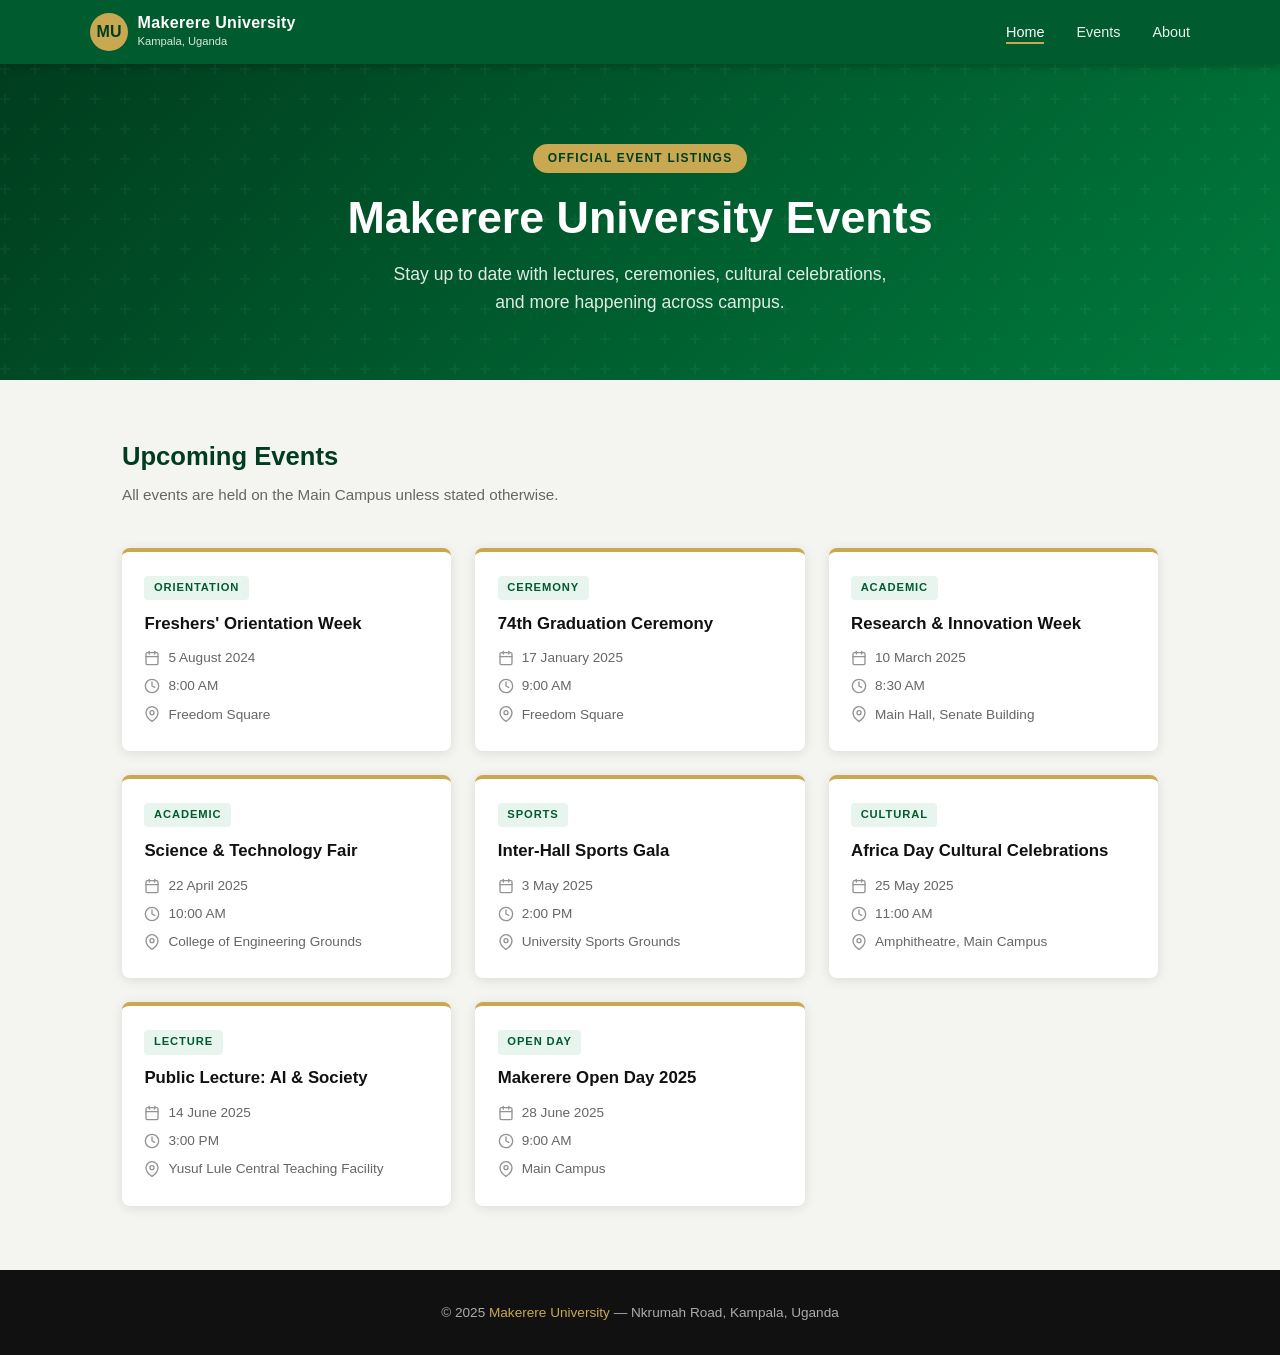
<file: index.html>
<!DOCTYPE html>
<html lang="en">
<head>
  <meta charset="UTF-8" />
  <meta name="viewport" content="width=device-width, initial-scale=1.0" />
  <title>Events — Makerere University</title>
  <link rel="stylesheet" href="styles.css" />
</head>
<body>

  <!-- ======================================================
       SITE HEADER
  ======================================================= -->
  <header class="site-header">
    <div class="nav-inner">
      <div class="nav-brand">
        <div class="brand-icon">MU</div>
        <div>
          <div class="brand-name">Makerere University</div>
          <div class="brand-sub">Kampala, Uganda</div>
        </div>
      </div>
      <nav>
        <ul class="nav-links">
          <li><a href="#" class="active">Home</a></li>
          <li><a href="#events">Events</a></li>
          <li><a href="#">About</a></li>
        </ul>
      </nav>
    </div>
  </header>

  <!-- ======================================================
       HERO
  ======================================================= -->
  <section class="hero">
    <div class="hero-inner">
      <span class="hero-eyebrow">Official Event Listings</span>
      <h1>Makerere University Events</h1>
      <p>Stay up to date with lectures, ceremonies, cultural celebrations, and more happening across campus.</p>
    </div>
  </section>

  <!-- ======================================================
       EVENTS GRID
  ======================================================= -->
  <main>
    <section class="events-section" id="events">
      <h2 class="section-heading">Upcoming Events</h2>
      <p class="section-sub">All events are held on the Main Campus unless stated otherwise.</p>

      <div class="events-grid">

        <!-- Card 1 -->
        <div class="event-card">
          <span class="card-category">Orientation</span>
          <h3 class="card-title">Freshers' Orientation Week</h3>
          <div class="card-meta">
            <div class="meta-row">
              <!-- calendar icon -->
              <svg class="meta-icon" viewBox="0 0 24 24" fill="none" stroke="currentColor" stroke-width="2" stroke-linecap="round" stroke-linejoin="round">
                <rect x="3" y="4" width="18" height="18" rx="2" ry="2"></rect>
                <line x1="16" y1="2" x2="16" y2="6"></line>
                <line x1="8" y1="2" x2="8" y2="6"></line>
                <line x1="3" y1="10" x2="21" y2="10"></line>
              </svg>
              5 August 2024
            </div>
            <div class="meta-row">
              <!-- clock icon -->
              <svg class="meta-icon" viewBox="0 0 24 24" fill="none" stroke="currentColor" stroke-width="2" stroke-linecap="round" stroke-linejoin="round">
                <circle cx="12" cy="12" r="10"></circle>
                <polyline points="12 6 12 12 16 14"></polyline>
              </svg>
              8:00 AM
            </div>
            <div class="meta-row">
              <!-- location icon -->
              <svg class="meta-icon" viewBox="0 0 24 24" fill="none" stroke="currentColor" stroke-width="2" stroke-linecap="round" stroke-linejoin="round">
                <path d="M21 10c0 7-9 13-9 13S3 17 3 10a9 9 0 0 1 18 0z"></path>
                <circle cx="12" cy="10" r="3"></circle>
              </svg>
              Freedom Square
            </div>
          </div>
        </div>

        <!-- Card 2 -->
        <div class="event-card">
          <span class="card-category">Ceremony</span>
          <h3 class="card-title">74th Graduation Ceremony</h3>
          <div class="card-meta">
            <div class="meta-row">
              <svg class="meta-icon" viewBox="0 0 24 24" fill="none" stroke="currentColor" stroke-width="2" stroke-linecap="round" stroke-linejoin="round">
                <rect x="3" y="4" width="18" height="18" rx="2" ry="2"></rect>
                <line x1="16" y1="2" x2="16" y2="6"></line>
                <line x1="8" y1="2" x2="8" y2="6"></line>
                <line x1="3" y1="10" x2="21" y2="10"></line>
              </svg>
              17 January 2025
            </div>
            <div class="meta-row">
              <svg class="meta-icon" viewBox="0 0 24 24" fill="none" stroke="currentColor" stroke-width="2" stroke-linecap="round" stroke-linejoin="round">
                <circle cx="12" cy="12" r="10"></circle>
                <polyline points="12 6 12 12 16 14"></polyline>
              </svg>
              9:00 AM
            </div>
            <div class="meta-row">
              <svg class="meta-icon" viewBox="0 0 24 24" fill="none" stroke="currentColor" stroke-width="2" stroke-linecap="round" stroke-linejoin="round">
                <path d="M21 10c0 7-9 13-9 13S3 17 3 10a9 9 0 0 1 18 0z"></path>
                <circle cx="12" cy="10" r="3"></circle>
              </svg>
              Freedom Square
            </div>
          </div>
        </div>

        <!-- Card 3 -->
        <div class="event-card">
          <span class="card-category">Academic</span>
          <h3 class="card-title">Research &amp; Innovation Week</h3>
          <div class="card-meta">
            <div class="meta-row">
              <svg class="meta-icon" viewBox="0 0 24 24" fill="none" stroke="currentColor" stroke-width="2" stroke-linecap="round" stroke-linejoin="round">
                <rect x="3" y="4" width="18" height="18" rx="2" ry="2"></rect>
                <line x1="16" y1="2" x2="16" y2="6"></line>
                <line x1="8" y1="2" x2="8" y2="6"></line>
                <line x1="3" y1="10" x2="21" y2="10"></line>
              </svg>
              10 March 2025
            </div>
            <div class="meta-row">
              <svg class="meta-icon" viewBox="0 0 24 24" fill="none" stroke="currentColor" stroke-width="2" stroke-linecap="round" stroke-linejoin="round">
                <circle cx="12" cy="12" r="10"></circle>
                <polyline points="12 6 12 12 16 14"></polyline>
              </svg>
              8:30 AM
            </div>
            <div class="meta-row">
              <svg class="meta-icon" viewBox="0 0 24 24" fill="none" stroke="currentColor" stroke-width="2" stroke-linecap="round" stroke-linejoin="round">
                <path d="M21 10c0 7-9 13-9 13S3 17 3 10a9 9 0 0 1 18 0z"></path>
                <circle cx="12" cy="10" r="3"></circle>
              </svg>
              Main Hall, Senate Building
            </div>
          </div>
        </div>

        <!-- Card 4 -->
        <div class="event-card">
          <span class="card-category">Academic</span>
          <h3 class="card-title">Science &amp; Technology Fair</h3>
          <div class="card-meta">
            <div class="meta-row">
              <svg class="meta-icon" viewBox="0 0 24 24" fill="none" stroke="currentColor" stroke-width="2" stroke-linecap="round" stroke-linejoin="round">
                <rect x="3" y="4" width="18" height="18" rx="2" ry="2"></rect>
                <line x1="16" y1="2" x2="16" y2="6"></line>
                <line x1="8" y1="2" x2="8" y2="6"></line>
                <line x1="3" y1="10" x2="21" y2="10"></line>
              </svg>
              22 April 2025
            </div>
            <div class="meta-row">
              <svg class="meta-icon" viewBox="0 0 24 24" fill="none" stroke="currentColor" stroke-width="2" stroke-linecap="round" stroke-linejoin="round">
                <circle cx="12" cy="12" r="10"></circle>
                <polyline points="12 6 12 12 16 14"></polyline>
              </svg>
              10:00 AM
            </div>
            <div class="meta-row">
              <svg class="meta-icon" viewBox="0 0 24 24" fill="none" stroke="currentColor" stroke-width="2" stroke-linecap="round" stroke-linejoin="round">
                <path d="M21 10c0 7-9 13-9 13S3 17 3 10a9 9 0 0 1 18 0z"></path>
                <circle cx="12" cy="10" r="3"></circle>
              </svg>
              College of Engineering Grounds
            </div>
          </div>
        </div>

        <!-- Card 5 -->
        <div class="event-card">
          <span class="card-category">Sports</span>
          <h3 class="card-title">Inter-Hall Sports Gala</h3>
          <div class="card-meta">
            <div class="meta-row">
              <svg class="meta-icon" viewBox="0 0 24 24" fill="none" stroke="currentColor" stroke-width="2" stroke-linecap="round" stroke-linejoin="round">
                <rect x="3" y="4" width="18" height="18" rx="2" ry="2"></rect>
                <line x1="16" y1="2" x2="16" y2="6"></line>
                <line x1="8" y1="2" x2="8" y2="6"></line>
                <line x1="3" y1="10" x2="21" y2="10"></line>
              </svg>
              3 May 2025
            </div>
            <div class="meta-row">
              <svg class="meta-icon" viewBox="0 0 24 24" fill="none" stroke="currentColor" stroke-width="2" stroke-linecap="round" stroke-linejoin="round">
                <circle cx="12" cy="12" r="10"></circle>
                <polyline points="12 6 12 12 16 14"></polyline>
              </svg>
              2:00 PM
            </div>
            <div class="meta-row">
              <svg class="meta-icon" viewBox="0 0 24 24" fill="none" stroke="currentColor" stroke-width="2" stroke-linecap="round" stroke-linejoin="round">
                <path d="M21 10c0 7-9 13-9 13S3 17 3 10a9 9 0 0 1 18 0z"></path>
                <circle cx="12" cy="10" r="3"></circle>
              </svg>
              University Sports Grounds
            </div>
          </div>
        </div>

        <!-- Card 6 -->
        <div class="event-card">
          <span class="card-category">Cultural</span>
          <h3 class="card-title">Africa Day Cultural Celebrations</h3>
          <div class="card-meta">
            <div class="meta-row">
              <svg class="meta-icon" viewBox="0 0 24 24" fill="none" stroke="currentColor" stroke-width="2" stroke-linecap="round" stroke-linejoin="round">
                <rect x="3" y="4" width="18" height="18" rx="2" ry="2"></rect>
                <line x1="16" y1="2" x2="16" y2="6"></line>
                <line x1="8" y1="2" x2="8" y2="6"></line>
                <line x1="3" y1="10" x2="21" y2="10"></line>
              </svg>
              25 May 2025
            </div>
            <div class="meta-row">
              <svg class="meta-icon" viewBox="0 0 24 24" fill="none" stroke="currentColor" stroke-width="2" stroke-linecap="round" stroke-linejoin="round">
                <circle cx="12" cy="12" r="10"></circle>
                <polyline points="12 6 12 12 16 14"></polyline>
              </svg>
              11:00 AM
            </div>
            <div class="meta-row">
              <svg class="meta-icon" viewBox="0 0 24 24" fill="none" stroke="currentColor" stroke-width="2" stroke-linecap="round" stroke-linejoin="round">
                <path d="M21 10c0 7-9 13-9 13S3 17 3 10a9 9 0 0 1 18 0z"></path>
                <circle cx="12" cy="10" r="3"></circle>
              </svg>
              Amphitheatre, Main Campus
            </div>
          </div>
        </div>

        <!-- Card 7 -->
        <div class="event-card">
          <span class="card-category">Lecture</span>
          <h3 class="card-title">Public Lecture: AI &amp; Society</h3>
          <div class="card-meta">
            <div class="meta-row">
              <svg class="meta-icon" viewBox="0 0 24 24" fill="none" stroke="currentColor" stroke-width="2" stroke-linecap="round" stroke-linejoin="round">
                <rect x="3" y="4" width="18" height="18" rx="2" ry="2"></rect>
                <line x1="16" y1="2" x2="16" y2="6"></line>
                <line x1="8" y1="2" x2="8" y2="6"></line>
                <line x1="3" y1="10" x2="21" y2="10"></line>
              </svg>
              14 June 2025
            </div>
            <div class="meta-row">
              <svg class="meta-icon" viewBox="0 0 24 24" fill="none" stroke="currentColor" stroke-width="2" stroke-linecap="round" stroke-linejoin="round">
                <circle cx="12" cy="12" r="10"></circle>
                <polyline points="12 6 12 12 16 14"></polyline>
              </svg>
              3:00 PM
            </div>
            <div class="meta-row">
              <svg class="meta-icon" viewBox="0 0 24 24" fill="none" stroke="currentColor" stroke-width="2" stroke-linecap="round" stroke-linejoin="round">
                <path d="M21 10c0 7-9 13-9 13S3 17 3 10a9 9 0 0 1 18 0z"></path>
                <circle cx="12" cy="10" r="3"></circle>
              </svg>
              Yusuf Lule Central Teaching Facility
            </div>
          </div>
        </div>

        <!-- Card 8 -->
        <div class="event-card">
          <span class="card-category">Open Day</span>
          <h3 class="card-title">Makerere Open Day 2025</h3>
          <div class="card-meta">
            <div class="meta-row">
              <svg class="meta-icon" viewBox="0 0 24 24" fill="none" stroke="currentColor" stroke-width="2" stroke-linecap="round" stroke-linejoin="round">
                <rect x="3" y="4" width="18" height="18" rx="2" ry="2"></rect>
                <line x1="16" y1="2" x2="16" y2="6"></line>
                <line x1="8" y1="2" x2="8" y2="6"></line>
                <line x1="3" y1="10" x2="21" y2="10"></line>
              </svg>
              28 June 2025
            </div>
            <div class="meta-row">
              <svg class="meta-icon" viewBox="0 0 24 24" fill="none" stroke="currentColor" stroke-width="2" stroke-linecap="round" stroke-linejoin="round">
                <circle cx="12" cy="12" r="10"></circle>
                <polyline points="12 6 12 12 16 14"></polyline>
              </svg>
              9:00 AM
            </div>
            <div class="meta-row">
              <svg class="meta-icon" viewBox="0 0 24 24" fill="none" stroke="currentColor" stroke-width="2" stroke-linecap="round" stroke-linejoin="round">
                <path d="M21 10c0 7-9 13-9 13S3 17 3 10a9 9 0 0 1 18 0z"></path>
                <circle cx="12" cy="10" r="3"></circle>
              </svg>
              Main Campus
            </div>
          </div>
        </div>

      </div><!-- /.events-grid -->
    </section>
  </main>

  <!-- ======================================================
       FOOTER
  ======================================================= -->
  <footer class="site-footer">
    <p>&copy; 2025 <span>Makerere University</span> &mdash; Nkrumah Road, Kampala, Uganda</p>
  </footer>

</body>
</html>
</file>
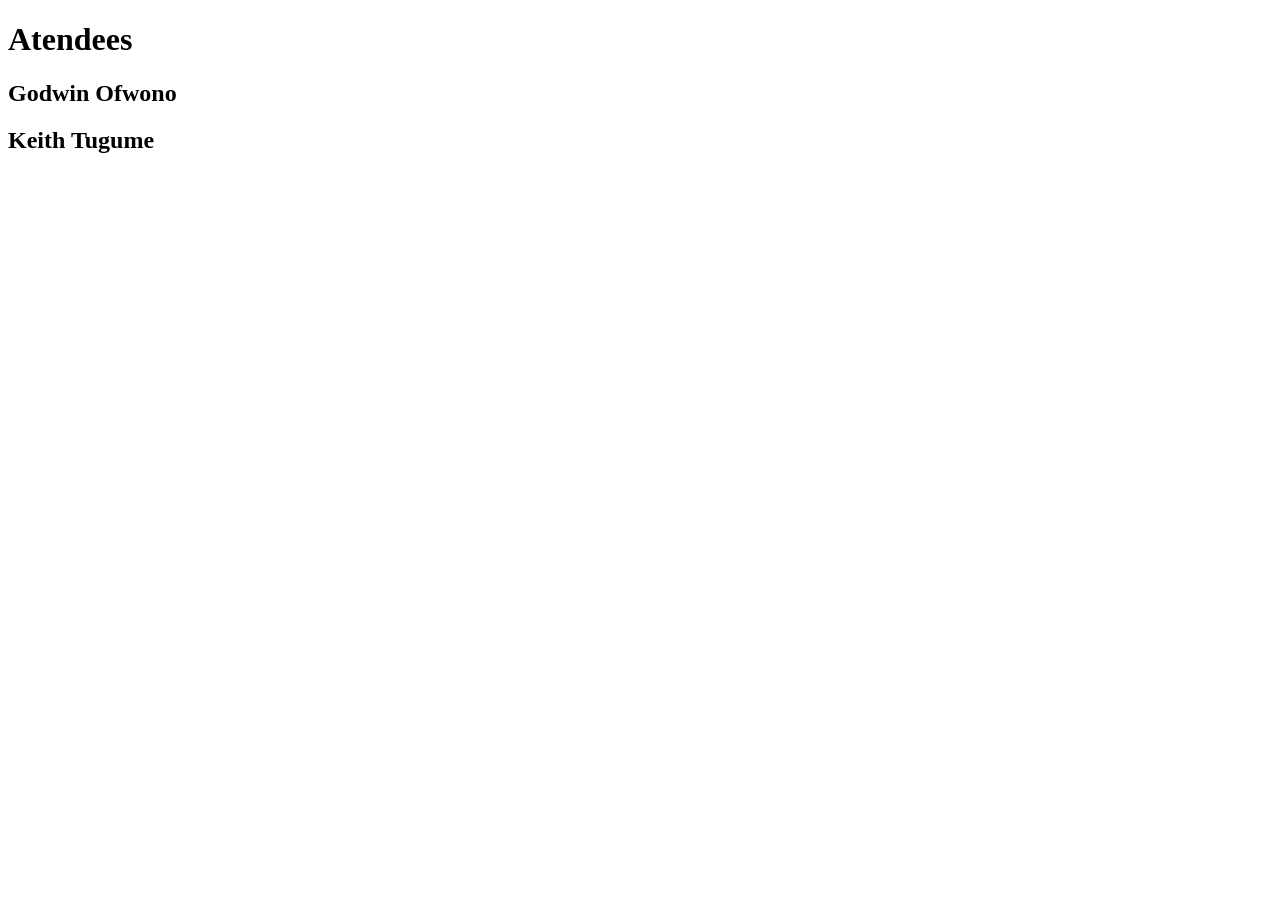
<file: home.html>
<!DOCTYPE html>
<html lang="en">
<head>
    <meta charset="UTF-8">
    <meta name="viewport" content="width=device-width, initial-scale=1.0">
    <title>Document</title>
</head>
<body>
    <h1>Atendees</h1>
    <h2>Godwin Ofwono</h2>
    <h2>Keith Tugume</h2>
</body>
</html>
</file>
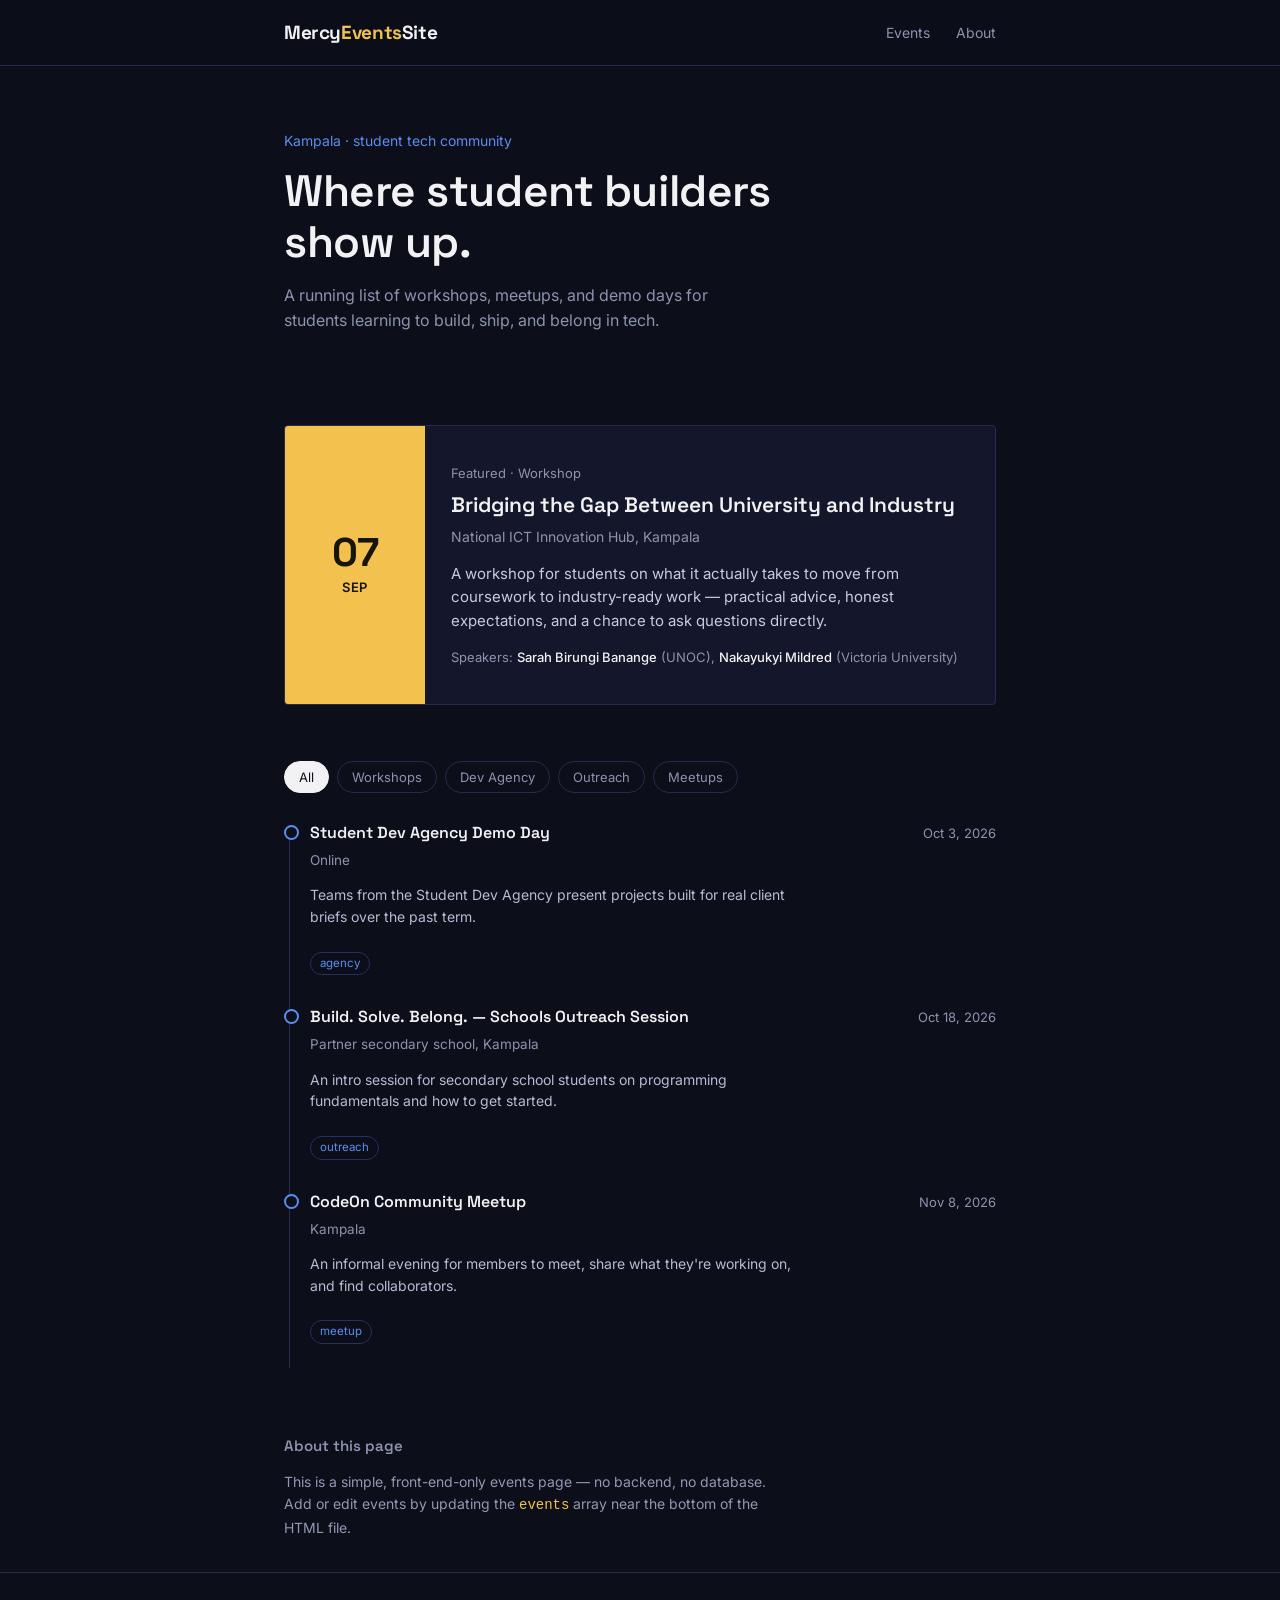
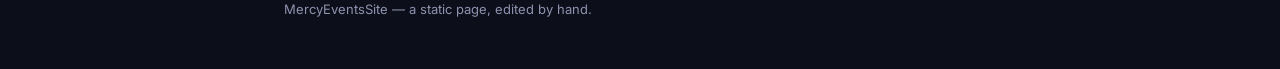
<file: MercyEventsSite.html>
<!DOCTYPE html>
<html lang="en">
<head>
<meta charset="UTF-8">
<meta name="viewport" content="width=device-width, initial-scale=1.0">
<title>MercyEventsSite</title>
<link rel="preconnect" href="https://fonts.googleapis.com">
<link href="https://fonts.googleapis.com/css2?family=Space+Grotesk:wght@400;500;600;700&family=Inter:wght@400;500;600&display=swap" rel="stylesheet">
<style>
  :root{
    --bg: #0C0E1A;
    --surface: #14172B;
    --line: #262B4A;
    --text: #F2F2F5;
    --muted: #8D93AE;
    --gold: #F2C14E;
    --blue: #5B8DEF;
  }
  *{ box-sizing: border-box; }
  html{ scroll-behavior: smooth; }
  body{
    margin:0;
    background: var(--bg);
    color: var(--text);
    font-family: 'Inter', sans-serif;
    line-height: 1.55;
  }
  h1,h2,h3, .brand{
    font-family: 'Space Grotesk', sans-serif;
    margin: 0;
  }
  a{ color: inherit; }
  .wrap{
    max-width: 760px;
    margin: 0 auto;
    padding: 0 24px;
  }

  /* Header */
  header{
    position: sticky; top:0; z-index: 10;
    background: rgba(12,14,26,0.9);
    backdrop-filter: blur(8px);
    border-bottom: 1px solid var(--line);
  }
  .header-inner{
    max-width: 760px; margin:0 auto; padding: 18px 24px;
    display:flex; align-items:center; justify-content: space-between;
  }
  .brand{ font-size: 19px; font-weight: 700; letter-spacing: -0.02em; }
  .brand span{ color: var(--gold); }
  nav a{
    text-decoration:none; color: var(--muted); font-size: 14px;
    margin-left: 22px; transition: color .15s ease;
  }
  nav a:hover{ color: var(--text); }

  /* Hero */
  .hero{ padding: 64px 0 40px; }
  .hero p.kicker{
    color: var(--blue); font-size: 14px; margin: 0 0 14px;
  }
  .hero h1{
    font-size: clamp(32px, 5vw, 44px);
    font-weight: 600;
    line-height: 1.15;
    letter-spacing: -0.01em;
    max-width: 18ch;
  }
  .hero p.sub{
    color: var(--muted);
    font-size: 16px;
    max-width: 46ch;
    margin-top: 16px;
  }

  /* Featured event */
  .featured{
    margin: 36px 0 56px;
    border: 1px solid var(--line);
    border-radius: 4px;
    overflow: hidden;
    display: grid;
    grid-template-columns: 140px 1fr;
    background: var(--surface);
  }
  .featured .date-block{
    background: var(--gold);
    color: #17140a;
    display:flex; flex-direction:column; align-items:center; justify-content:center;
    padding: 20px 10px;
    text-align: center;
  }
  .featured .date-block .day{ font-family:'Space Grotesk',sans-serif; font-size: 40px; font-weight:700; line-height:1; }
  .featured .date-block .month{ font-size: 13px; font-weight:600; text-transform: uppercase; letter-spacing: .06em; margin-top: 4px; }
  .featured .body{ padding: 24px 26px; }
  .featured .eyebrow{ color: var(--muted); font-size: 13px; margin-bottom: 8px; }
  .featured h2{ font-size: 21px; font-weight: 600; line-height:1.3; }
  .featured .meta{ color: var(--muted); font-size: 14px; margin-top: 8px; }
  .featured .desc{ margin-top: 12px; font-size: 15px; color: #C8CBDE; }
  .featured .speakers{ margin-top: 14px; font-size: 13px; color: var(--muted); }
  .featured .speakers b{ color: var(--text); font-weight: 500; }

  /* Filters */
  .filters{
    display:flex; gap: 8px; margin: 0 0 28px; flex-wrap: wrap;
  }
  .filters button{
    background: transparent;
    border: 1px solid var(--line);
    color: var(--muted);
    font-family: 'Inter', sans-serif;
    font-size: 13px;
    padding: 7px 14px;
    border-radius: 100px;
    cursor: pointer;
    transition: all .15s ease;
  }
  .filters button:hover{ color: var(--text); border-color: #3b4170; }
  .filters button.active{
    background: var(--text);
    color: var(--bg);
    border-color: var(--text);
  }

  /* Timeline list */
  .timeline{
    position: relative;
    padding-left: 26px;
    margin-bottom: 60px;
  }
  .timeline::before{
    content:"";
    position:absolute; left:5px; top:6px; bottom:6px;
    width:1px; background: var(--line);
  }
  .event{
    position: relative;
    padding-bottom: 30px;
  }
  .event::before{
    content:"";
    position:absolute; left:-26px; top: 4px;
    width:11px; height:11px; border-radius:50%;
    background: var(--bg);
    border: 2px solid var(--blue);
  }
  .event .row{
    display:flex; justify-content: space-between; align-items: baseline; gap: 12px; flex-wrap: wrap;
  }
  .event h3{ font-size: 16px; font-weight: 600; }
  .event .when{ font-size: 13px; color: var(--muted); white-space: nowrap; }
  .event .place{ font-size: 13.5px; color: var(--muted); margin-top: 4px; }
  .event .desc{ font-size: 14px; color: #B7BBD3; margin-top: 8px; max-width: 56ch; }
  .tag{
    display:inline-block; font-size: 11.5px; color: var(--blue);
    border: 1px solid #24305f; padding: 2px 9px; border-radius: 100px;
    margin-top: 10px;
  }
  .event.hidden{ display:none; }

  /* Empty state */
  .empty{
    color: var(--muted); font-size: 14px; padding: 20px 0 40px;
    display:none;
  }

  footer{
    border-top: 1px solid var(--line);
    padding: 26px 0 50px;
    color: var(--muted);
    font-size: 13px;
  }

  @media (max-width: 480px){
    .featured{ grid-template-columns: 1fr; }
    .featured .date-block{ flex-direction: row; gap: 8px; padding: 14px; }
    .featured .date-block .day{ font-size: 24px; }
  }

  @media (prefers-reduced-motion: reduce){
    html{ scroll-behavior: auto; }
  }
</style>
</head>
<body>

<header>
  <div class="header-inner">
    <div class="brand">Mercy<span>Events</span>Site</div>
    <nav>
      <a href="#events">Events</a>
      <a href="#about">About</a>
    </nav>
  </div>
</header>

<div class="wrap">

  <section class="hero">
    <p class="kicker">Kampala · student tech community</p>
    <h1>Where student builders show up.</h1>
    <p class="sub">A running list of workshops, meetups, and demo days for students learning to build, ship, and belong in tech.</p>
  </section>

  <div class="featured">
    <div class="date-block">
      <div class="day">07</div>
      <div class="month">Sep</div>
    </div>
    <div class="body">
      <p class="eyebrow">Featured · Workshop</p>
      <h2>Bridging the Gap Between University and Industry</h2>
      <p class="meta">National ICT Innovation Hub, Kampala</p>
      <p class="desc">A workshop for students on what it actually takes to move from coursework to industry-ready work — practical advice, honest expectations, and a chance to ask questions directly.</p>
      <p class="speakers">Speakers: <b>Sarah Birungi Banange</b> (UNOC), <b>Nakayukyi Mildred</b> (Victoria University)</p>
    </div>
  </div>

  <section id="events">
    <div class="filters">
      <button class="active" data-filter="all">All</button>
      <button data-filter="workshop">Workshops</button>
      <button data-filter="agency">Dev Agency</button>
      <button data-filter="outreach">Outreach</button>
      <button data-filter="meetup">Meetups</button>
    </div>

    <div class="timeline" id="timeline">
      <!-- Events are rendered here by the script below -->
    </div>
    <p class="empty" id="empty">Nothing in this category yet — check back soon.</p>
  </section>

  <section id="about" style="padding-bottom: 20px;">
    <h3 style="font-size:15px; font-weight:600; color:var(--muted); margin-bottom:8px;">About this page</h3>
    <p style="font-size:14px; color:#9298b3; max-width:56ch;">
      This is a simple, front-end-only events page — no backend, no database.
      Add or edit events by updating the <code style="color:var(--gold);">events</code> array
      near the bottom of the HTML file.
    </p>
  </section>

</div>

<footer>
  <div class="wrap">MercyEventsSite — a static page, edited by hand.</div>
</footer>

<script>
  // ---- Edit your events here ----
  // date: any string sortable/readable, e.g. "Sep 7, 2026"
  // category: "workshop" | "agency" | "outreach" | "meetup"
  const events = [
    {
      date: "Oct 3, 2026",
      title: "Student Dev Agency Demo Day",
      place: "Online",
      category: "agency",
      desc: "Teams from the Student Dev Agency present projects built for real client briefs over the past term."
    },
    {
      date: "Oct 18, 2026",
      title: "Build. Solve. Belong. — Schools Outreach Session",
      place: "Partner secondary school, Kampala",
      category: "outreach",
      desc: "An intro session for secondary school students on programming fundamentals and how to get started."
    },
    {
      date: "Nov 8, 2026",
      title: "CodeOn Community Meetup",
      place: "Kampala",
      category: "meetup",
      desc: "An informal evening for members to meet, share what they're working on, and find collaborators."
    }
  ];

  const timeline = document.getElementById('timeline');
  const emptyMsg = document.getElementById('empty');

  function render(){
    timeline.innerHTML = events.map(e => `
      <div class="event" data-category="${e.category}">
        <div class="row">
          <h3>${e.title}</h3>
          <span class="when">${e.date}</span>
        </div>
        <p class="place">${e.place}</p>
        <p class="desc">${e.desc}</p>
        <span class="tag">${e.category}</span>
      </div>
    `).join('');
  }
  render();

  const buttons = document.querySelectorAll('.filters button');
  buttons.forEach(btn => {
    btn.addEventListener('click', () => {
      buttons.forEach(b => b.classList.remove('active'));
      btn.classList.add('active');
      const filter = btn.dataset.filter;
      const items = document.querySelectorAll('.event');
      let visibleCount = 0;
      items.forEach(item => {
        const show = filter === 'all' || item.dataset.category === filter;
        item.classList.toggle('hidden', !show);
        if(show) visibleCount++;
      });
      emptyMsg.style.display = visibleCount === 0 ? 'block' : 'none';
    });
  });
</script>

</body>
</html>
</file>
<file: styles.css>
/* ============================================================
   Makerere University Events Site — Stylesheet
   ============================================================ */

/* --- CSS Custom Properties --- */
:root {
  --green:       #005C2E;
  --green-dark:  #003D1E;
  --green-light: #007A3D;
  --gold:        #C8A951;
  --black:       #111111;
  --white:       #FFFFFF;
  --bg:          #F4F4F0;
  --text:        #2B2B2B;
  --text-muted:  #666666;
  --card-shadow: 0 2px 12px rgba(0, 0, 0, 0.10);
  --radius:      8px;
  --font:        'Segoe UI', Arial, sans-serif;
}

/* --- Reset & Base --- */
*, *::before, *::after {
  box-sizing: border-box;
  margin: 0;
  padding: 0;
}

body {
  font-family: var(--font);
  background-color: var(--bg);
  color: var(--text);
  line-height: 1.6;
}

a {
  color: inherit;
  text-decoration: none;
}

img {
  display: block;
  max-width: 100%;
}

/* ============================================================
   SITE HEADER / NAV
   ============================================================ */
.site-header {
  background-color: var(--green);
  color: var(--white);
  padding: 0 2rem;
  position: sticky;
  top: 0;
  z-index: 100;
  box-shadow: 0 2px 8px rgba(0,0,0,0.25);
}

.nav-inner {
  max-width: 1100px;
  margin: 0 auto;
  display: flex;
  align-items: center;
  justify-content: space-between;
  height: 64px;
}

.nav-brand {
  display: flex;
  align-items: center;
  gap: 0.6rem;
}

.nav-brand .brand-icon {
  width: 38px;
  height: 38px;
  background-color: var(--gold);
  border-radius: 50%;
  display: flex;
  align-items: center;
  justify-content: center;
  font-weight: 700;
  font-size: 1rem;
  color: var(--green-dark);
  flex-shrink: 0;
}

.nav-brand .brand-name {
  font-size: 1rem;
  font-weight: 700;
  letter-spacing: 0.02em;
  line-height: 1.2;
}

.nav-brand .brand-sub {
  font-size: 0.7rem;
  font-weight: 400;
  opacity: 0.85;
}

.nav-links {
  list-style: none;
  display: flex;
  gap: 2rem;
}

.nav-links a {
  font-size: 0.9rem;
  font-weight: 500;
  opacity: 0.9;
  padding-bottom: 2px;
  border-bottom: 2px solid transparent;
  transition: border-color 0.2s, opacity 0.2s;
}

.nav-links a:hover,
.nav-links a.active {
  opacity: 1;
  border-bottom-color: var(--gold);
}

/* ============================================================
   HERO SECTION
   ============================================================ */
.hero {
  background: linear-gradient(135deg, var(--green-dark) 0%, var(--green-light) 100%);
  color: var(--white);
  padding: 5rem 2rem 4rem;
  text-align: center;
  position: relative;
  overflow: hidden;
}

.hero::before {
  content: '';
  position: absolute;
  inset: 0;
  background: url("data:image/svg+xml,%3Csvg width='60' height='60' viewBox='0 0 60 60' xmlns='http://www.w3.org/2000/svg'%3E%3Cg fill='none' fill-rule='evenodd'%3E%3Cg fill='%23ffffff' fill-opacity='0.04'%3E%3Cpath d='M36 34v-4h-2v4h-4v2h4v4h2v-4h4v-2h-4zm0-30V0h-2v4h-4v2h4v4h2V6h4V4h-4zM6 34v-4H4v4H0v2h4v4h2v-4h4v-2H6zM6 4V0H4v4H0v2h4v4h2V6h4V4H6z'/%3E%3C/g%3E%3C/g%3E%3C/svg%3E");
}

.hero-inner {
  position: relative;
  max-width: 700px;
  margin: 0 auto;
}

.hero-eyebrow {
  display: inline-block;
  background-color: var(--gold);
  color: var(--green-dark);
  font-size: 0.75rem;
  font-weight: 700;
  text-transform: uppercase;
  letter-spacing: 0.1em;
  padding: 0.3rem 0.9rem;
  border-radius: 20px;
  margin-bottom: 1.2rem;
}

.hero h1 {
  font-size: 2.8rem;
  font-weight: 800;
  line-height: 1.15;
  margin-bottom: 1rem;
}

.hero p {
  font-size: 1.1rem;
  opacity: 0.88;
  max-width: 520px;
  margin: 0 auto;
}

/* ============================================================
   EVENTS SECTION
   ============================================================ */
.events-section {
  max-width: 1100px;
  margin: 0 auto;
  padding: 3.5rem 2rem 4rem;
}

.section-heading {
  font-size: 1.6rem;
  font-weight: 700;
  color: var(--green-dark);
  margin-bottom: 0.4rem;
}

.section-sub {
  font-size: 0.95rem;
  color: var(--text-muted);
  margin-bottom: 2.5rem;
}

.events-grid {
  display: grid;
  grid-template-columns: repeat(3, 1fr);
  gap: 1.5rem;
}

/* ============================================================
   EVENT CARD
   ============================================================ */
.event-card {
  background: var(--white);
  border-radius: var(--radius);
  box-shadow: var(--card-shadow);
  border-top: 4px solid var(--gold);
  padding: 1.5rem 1.4rem 1.6rem;
  display: flex;
  flex-direction: column;
  gap: 0.8rem;
  transition: transform 0.18s ease, box-shadow 0.18s ease;
}

.event-card:hover {
  transform: translateY(-4px);
  box-shadow: 0 8px 24px rgba(0, 0, 0, 0.14);
}

.card-category {
  display: inline-block;
  background-color: #e8f5ee;
  color: var(--green);
  font-size: 0.7rem;
  font-weight: 700;
  text-transform: uppercase;
  letter-spacing: 0.08em;
  padding: 0.2rem 0.6rem;
  border-radius: 4px;
  align-self: flex-start;
}

.card-title {
  font-size: 1.05rem;
  font-weight: 700;
  color: var(--black);
  line-height: 1.3;
}

.card-meta {
  display: flex;
  flex-direction: column;
  gap: 0.4rem;
}

.meta-row {
  display: flex;
  align-items: center;
  gap: 0.5rem;
  font-size: 0.85rem;
  color: var(--text-muted);
}

.meta-icon {
  width: 16px;
  height: 16px;
  flex-shrink: 0;
  opacity: 0.7;
}

/* ============================================================
   FOOTER
   ============================================================ */
.site-footer {
  background-color: var(--black);
  color: rgba(255,255,255,0.65);
  text-align: center;
  padding: 2rem 1rem;
  font-size: 0.85rem;
}

.site-footer span {
  color: var(--gold);
}

/* ============================================================
   RESPONSIVE
   ============================================================ */
@media (max-width: 900px) {
  .events-grid {
    grid-template-columns: repeat(2, 1fr);
  }
  .hero h1 {
    font-size: 2.1rem;
  }
}

@media (max-width: 560px) {
  .events-grid {
    grid-template-columns: 1fr;
  }
  .hero h1 {
    font-size: 1.7rem;
  }
  .nav-links {
    gap: 1.2rem;
  }
  .nav-brand .brand-sub {
    display: none;
  }
}
</file>
